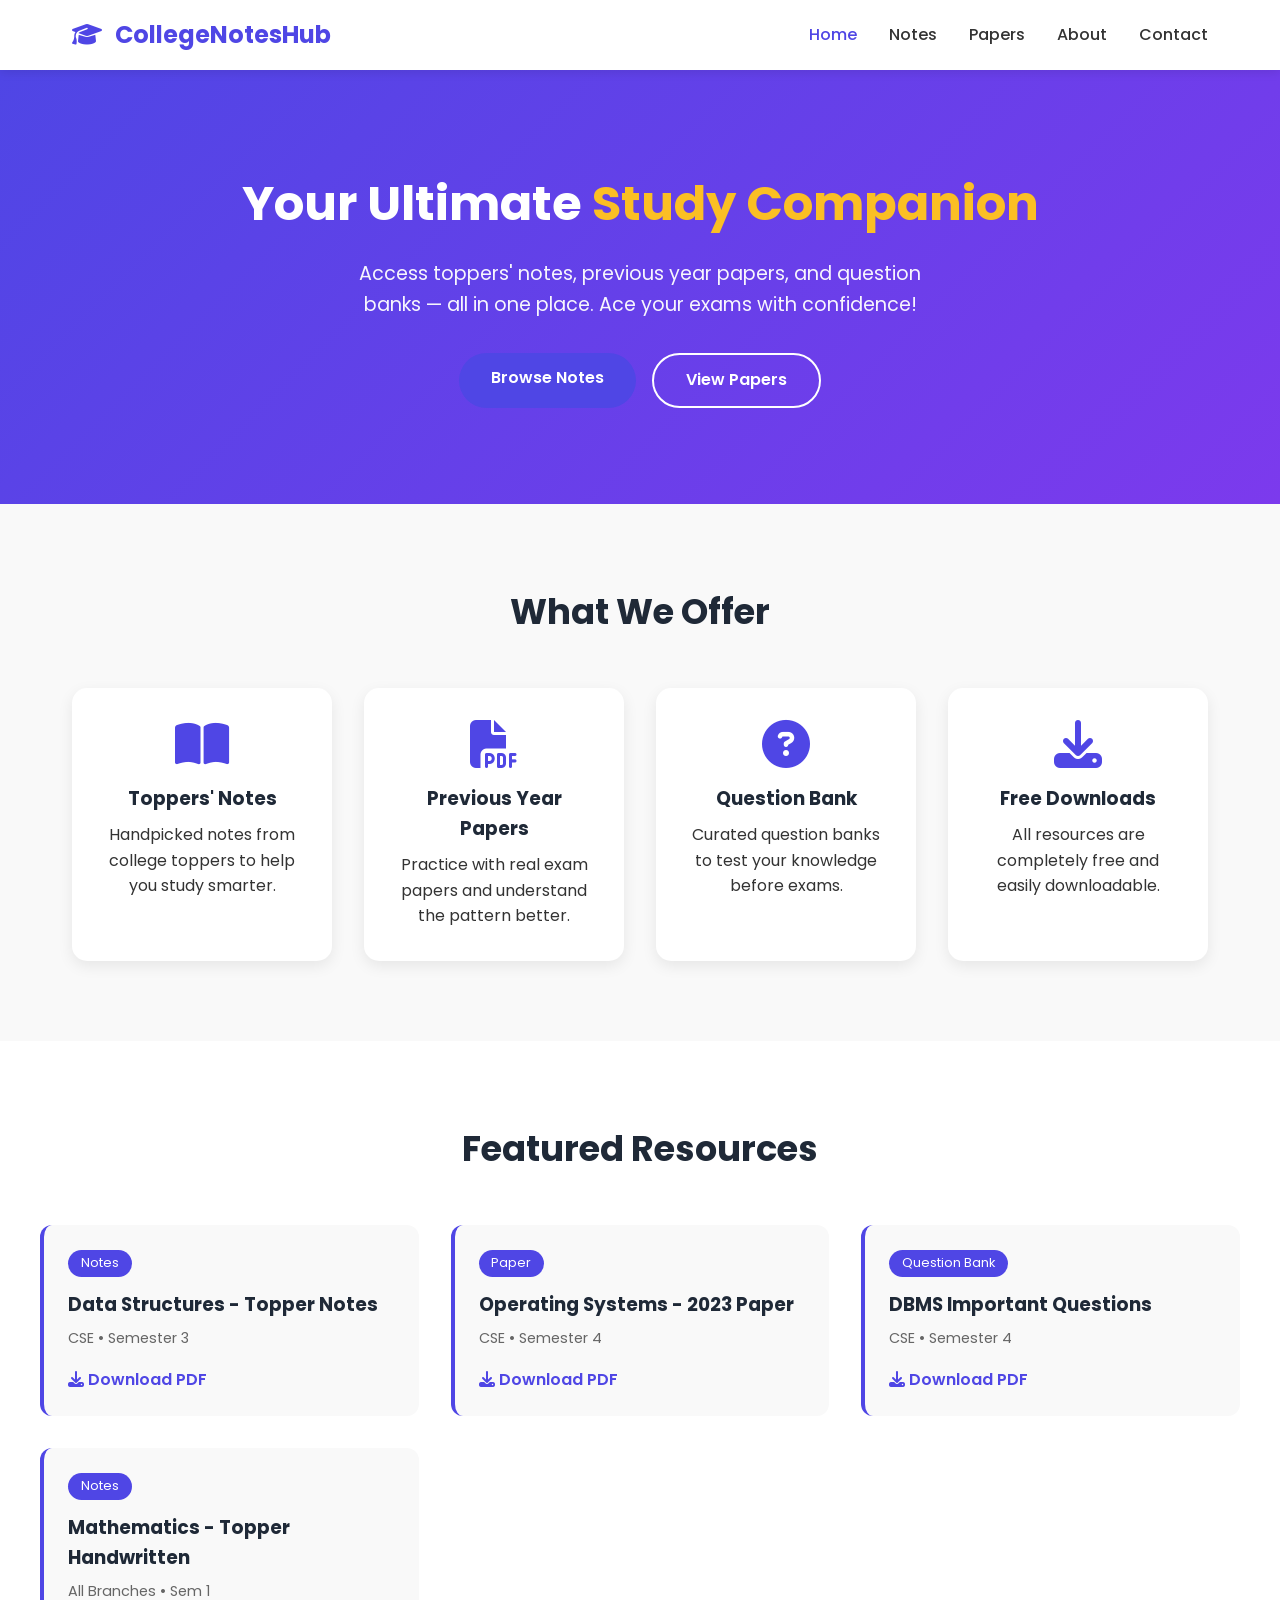
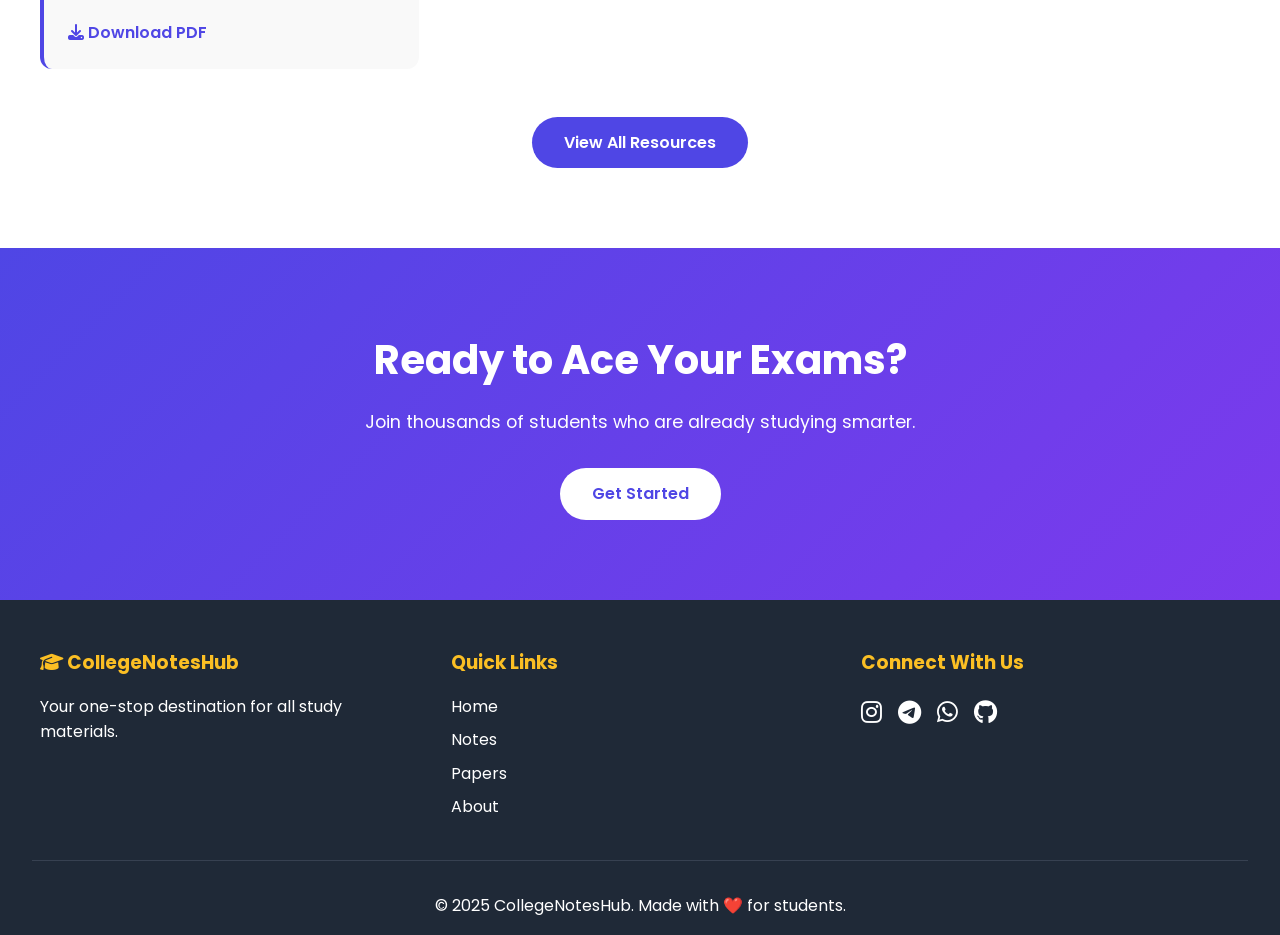
<file: index.html>
<!DOCTYPE html>
<html lang="en">
<head>
    <meta charset="UTF-8">
    <meta name="viewport" content="width=device-width, initial-scale=1.0">
    <title>CollegeNotesHub - Your Ultimate Study Companion</title>
    <link rel="stylesheet" href="css/style.css">
    <link rel="stylesheet" href="https://cdnjs.cloudflare.com/ajax/libs/font-awesome/6.4.0/css/all.min.css">
    <link href="https://fonts.googleapis.com/css2?family=Poppins:wght@300;400;500;600;700&display=swap" rel="stylesheet">
</head>
<body>

    <!-- Navigation Bar -->
    <nav class="navbar">
        <div class="nav-container">
            <a href="index.html" class="logo">
                <i class="fas fa-graduation-cap"></i> CollegeNotesHub
            </a>
            <ul class="nav-links" id="navLinks">
                <li><a href="index.html" class="active">Home</a></li>
                <li><a href="notes.html">Notes</a></li>
                <li><a href="papers.html">Papers</a></li>
                <li><a href="about.html">About</a></li>
                <li><a href="contact.html">Contact</a></li>
            </ul>
            <div class="hamburger" id="hamburger">
                <i class="fas fa-bars"></i>
            </div>
        </div>
    </nav>

    <!-- Hero Section -->
    <section class="hero">
        <div class="hero-content">
            <h1>Your Ultimate <span>Study Companion</span></h1>
            <p>Access toppers' notes, previous year papers, and question banks — all in one place. Ace your exams with confidence!</p>
            <div class="hero-buttons">
                <a href="notes.html" class="btn btn-primary">Browse Notes</a>
                <a href="papers.html" class="btn btn-secondary">View Papers</a>
            </div>
        </div>
    </section>

    <!-- Features Section -->
    <section class="features">
        <h2 class="section-title">What We Offer</h2>
        <div class="features-grid">
            <div class="feature-card">
                <i class="fas fa-book-open"></i>
                <h3>Toppers' Notes</h3>
                <p>Handpicked notes from college toppers to help you study smarter.</p>
            </div>
            <div class="feature-card">
                <i class="fas fa-file-pdf"></i>
                <h3>Previous Year Papers</h3>
                <p>Practice with real exam papers and understand the pattern better.</p>
            </div>
            <div class="feature-card">
                <i class="fas fa-question-circle"></i>
                <h3>Question Bank</h3>
                <p>Curated question banks to test your knowledge before exams.</p>
            </div>
            <div class="feature-card">
                <i class="fas fa-download"></i>
                <h3>Free Downloads</h3>
                <p>All resources are completely free and easily downloadable.</p>
            </div>
        </div>
    </section>

    <!-- Featured Resources -->
    <section class="featured">
        <h2 class="section-title">Featured Resources</h2>
        <div class="resources-grid" id="featuredGrid">
            <!-- Cards will load from JS -->
        </div>
        <div class="view-all">
            <a href="notes.html" class="btn btn-primary">View All Resources</a>
        </div>
    </section>

    <!-- CTA Section -->
    <section class="cta">
        <h2>Ready to Ace Your Exams?</h2>
        <p>Join thousands of students who are already studying smarter.</p>
        <a href="notes.html" class="btn btn-light">Get Started</a>
    </section>

    <!-- Footer -->
    <footer class="footer">
        <div class="footer-content">
            <div class="footer-section">
                <h3><i class="fas fa-graduation-cap"></i> CollegeNotesHub</h3>
                <p>Your one-stop destination for all study materials.</p>
            </div>
            <div class="footer-section">
                <h3>Quick Links</h3>
                <ul>
                    <li><a href="index.html">Home</a></li>
                    <li><a href="notes.html">Notes</a></li>
                    <li><a href="papers.html">Papers</a></li>
                    <li><a href="about.html">About</a></li>
                </ul>
            </div>
            <div class="footer-section">
                <h3>Connect With Us</h3>
                <div class="social-links">
                    <a href="#"><i class="fab fa-instagram"></i></a>
                    <a href="#"><i class="fab fa-telegram"></i></a>
                    <a href="#"><i class="fab fa-whatsapp"></i></a>
                    <a href="#"><i class="fab fa-github"></i></a>
                </div>
            </div>
        </div>
        <div class="footer-bottom">
            <p>&copy; 2025 CollegeNotesHub. Made with ❤️ for students.</p>
        </div>
    </footer>

    <script src="js/script.js"></script>
</body>
</html>
</file>
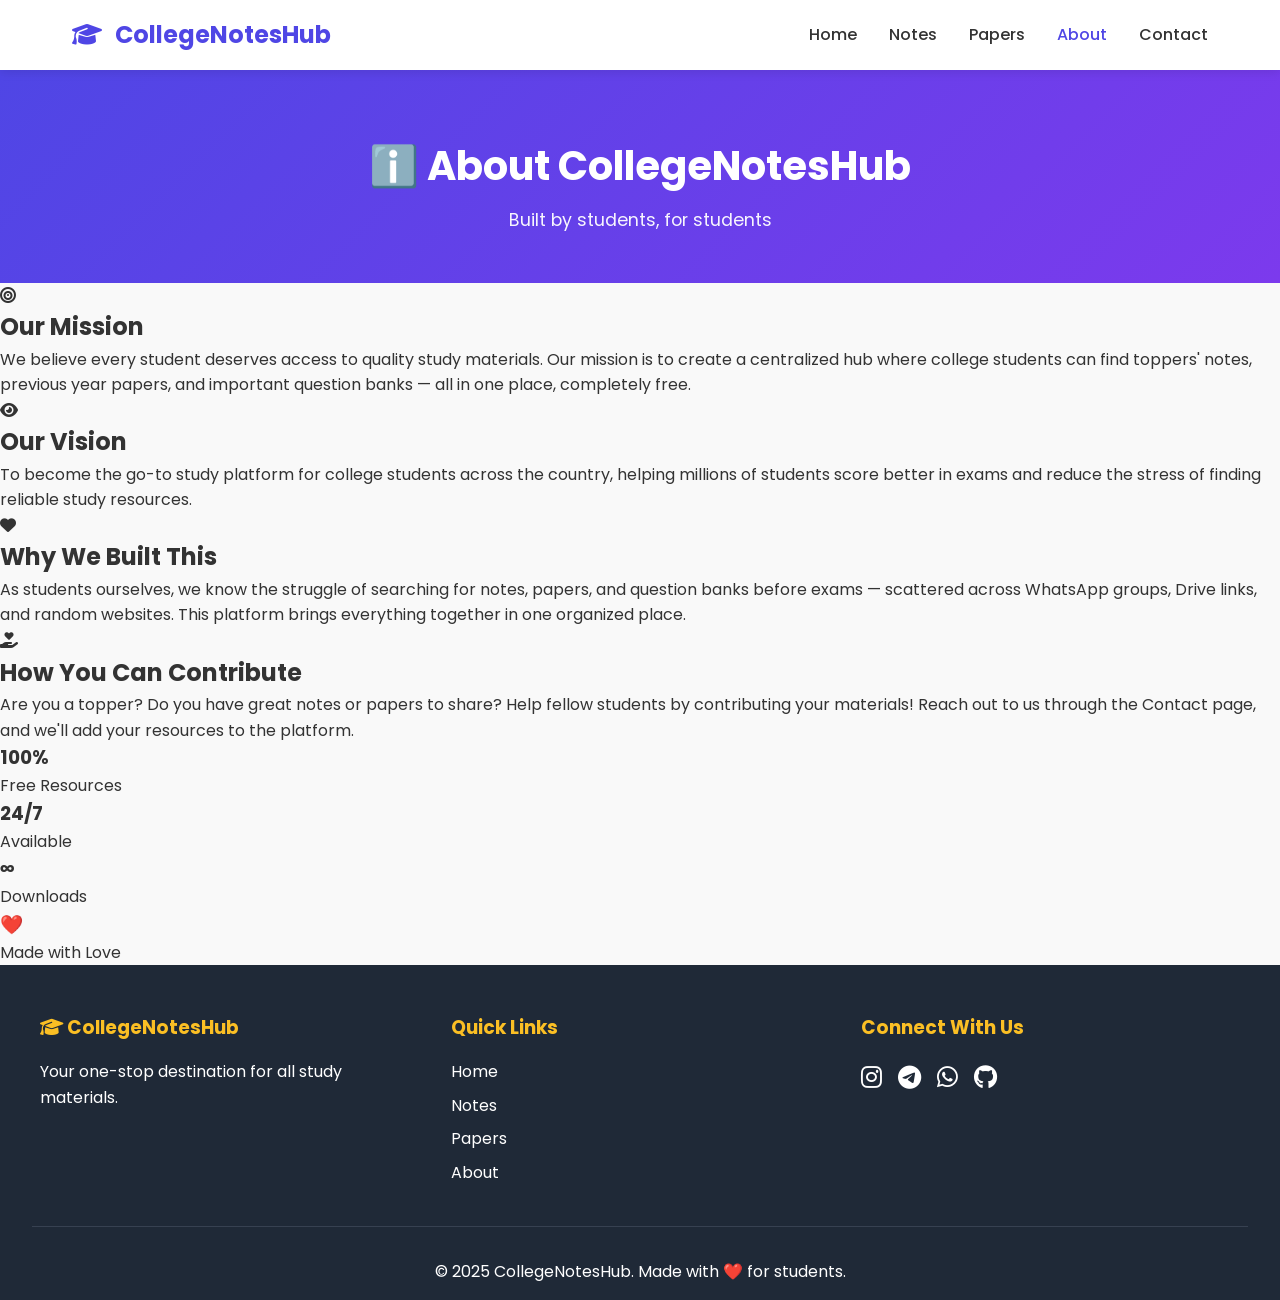
<file: about.html>
<!DOCTYPE html>
<html lang="en">
<head>
    <meta charset="UTF-8">
    <meta name="viewport" content="width=device-width, initial-scale=1.0">
    <title>About Us - CollegeNotesHub</title>
    <link rel="stylesheet" href="css/style.css">
    <link rel="stylesheet" href="https://cdnjs.cloudflare.com/ajax/libs/font-awesome/6.4.0/css/all.min.css">
    <link href="https://fonts.googleapis.com/css2?family=Poppins:wght@300;400;500;600;700&display=swap" rel="stylesheet">
</head>
<body>

    <!-- Navigation Bar -->
    <nav class="navbar">
        <div class="nav-container">
            <a href="index.html" class="logo">
                <i class="fas fa-graduation-cap"></i> CollegeNotesHub
            </a>
            <ul class="nav-links" id="navLinks">
                <li><a href="index.html">Home</a></li>
                <li><a href="notes.html">Notes</a></li>
                <li><a href="papers.html">Papers</a></li>
                <li><a href="about.html" class="active">About</a></li>
                <li><a href="contact.html">Contact</a></li>
            </ul>
            <div class="hamburger" id="hamburger">
                <i class="fas fa-bars"></i>
            </div>
        </div>
    </nav>

    <!-- About Hero -->
    <section class="page-header">
        <h1>ℹ️ About CollegeNotesHub</h1>
        <p>Built by students, for students</p>
    </section>

    <!-- About Content -->
    <section class="about-section">
        <div class="about-container">
            <div class="about-card">
                <div class="about-icon">
                    <i class="fas fa-bullseye"></i>
                </div>
                <h2>Our Mission</h2>
                <p>
                    We believe every student deserves access to quality study materials. 
                    Our mission is to create a centralized hub where college students can 
                    find toppers' notes, previous year papers, and important question banks 
                    — all in one place, completely free.
                </p>
            </div>

            <div class="about-card">
                <div class="about-icon">
                    <i class="fas fa-eye"></i>
                </div>
                <h2>Our Vision</h2>
                <p>
                    To become the go-to study platform for college students across the country, 
                    helping millions of students score better in exams and reduce the stress of 
                    finding reliable study resources.
                </p>
            </div>

            <div class="about-card">
                <div class="about-icon">
                    <i class="fas fa-heart"></i>
                </div>
                <h2>Why We Built This</h2>
                <p>
                    As students ourselves, we know the struggle of searching for notes, papers, 
                    and question banks before exams — scattered across WhatsApp groups, 
                    Drive links, and random websites. This platform brings everything together 
                    in one organized place.
                </p>
            </div>

            <div class="about-card">
                <div class="about-icon">
                    <i class="fas fa-hand-holding-heart"></i>
                </div>
                <h2>How You Can Contribute</h2>
                <p>
                    Are you a topper? Do you have great notes or papers to share? 
                    Help fellow students by contributing your materials! 
                    Reach out to us through the Contact page, and we'll add your 
                    resources to the platform.
                </p>
            </div>
        </div>

        <!-- Stats Section -->
        <div class="stats-section">
            <div class="stat-card">
                <h3>100%</h3>
                <p>Free Resources</p>
            </div>
            <div class="stat-card">
                <h3>24/7</h3>
                <p>Available</p>
            </div>
            <div class="stat-card">
                <h3>∞</h3>
                <p>Downloads</p>
            </div>
            <div class="stat-card">
                <h3>❤️</h3>
                <p>Made with Love</p>
            </div>
        </div>
    </section>

    <!-- Footer -->
    <footer class="footer">
        <div class="footer-content">
            <div class="footer-section">
                <h3><i class="fas fa-graduation-cap"></i> CollegeNotesHub</h3>
                <p>Your one-stop destination for all study materials.</p>
            </div>
            <div class="footer-section">
                <h3>Quick Links</h3>
                <ul>
                    <li><a href="index.html">Home</a></li>
                    <li><a href="notes.html">Notes</a></li>
                    <li><a href="papers.html">Papers</a></li>
                    <li><a href="about.html">About</a></li>
                </ul>
            </div>
            <div class="footer-section">
                <h3>Connect With Us</h3>
                <div class="social-links">
                    <a href="#"><i class="fab fa-instagram"></i></a>
                    <a href="#"><i class="fab fa-telegram"></i></a>
                    <a href="#"><i class="fab fa-whatsapp"></i></a>
                    <a href="#"><i class="fab fa-github"></i></a>
                </div>
            </div>
        </div>
        <div class="footer-bottom">
            <p>&copy; 2025 CollegeNotesHub. Made with ❤️ for students.</p>
        </div>
    </footer>

    <script src="js/script.js"></script>
</body>
</html>
</file>
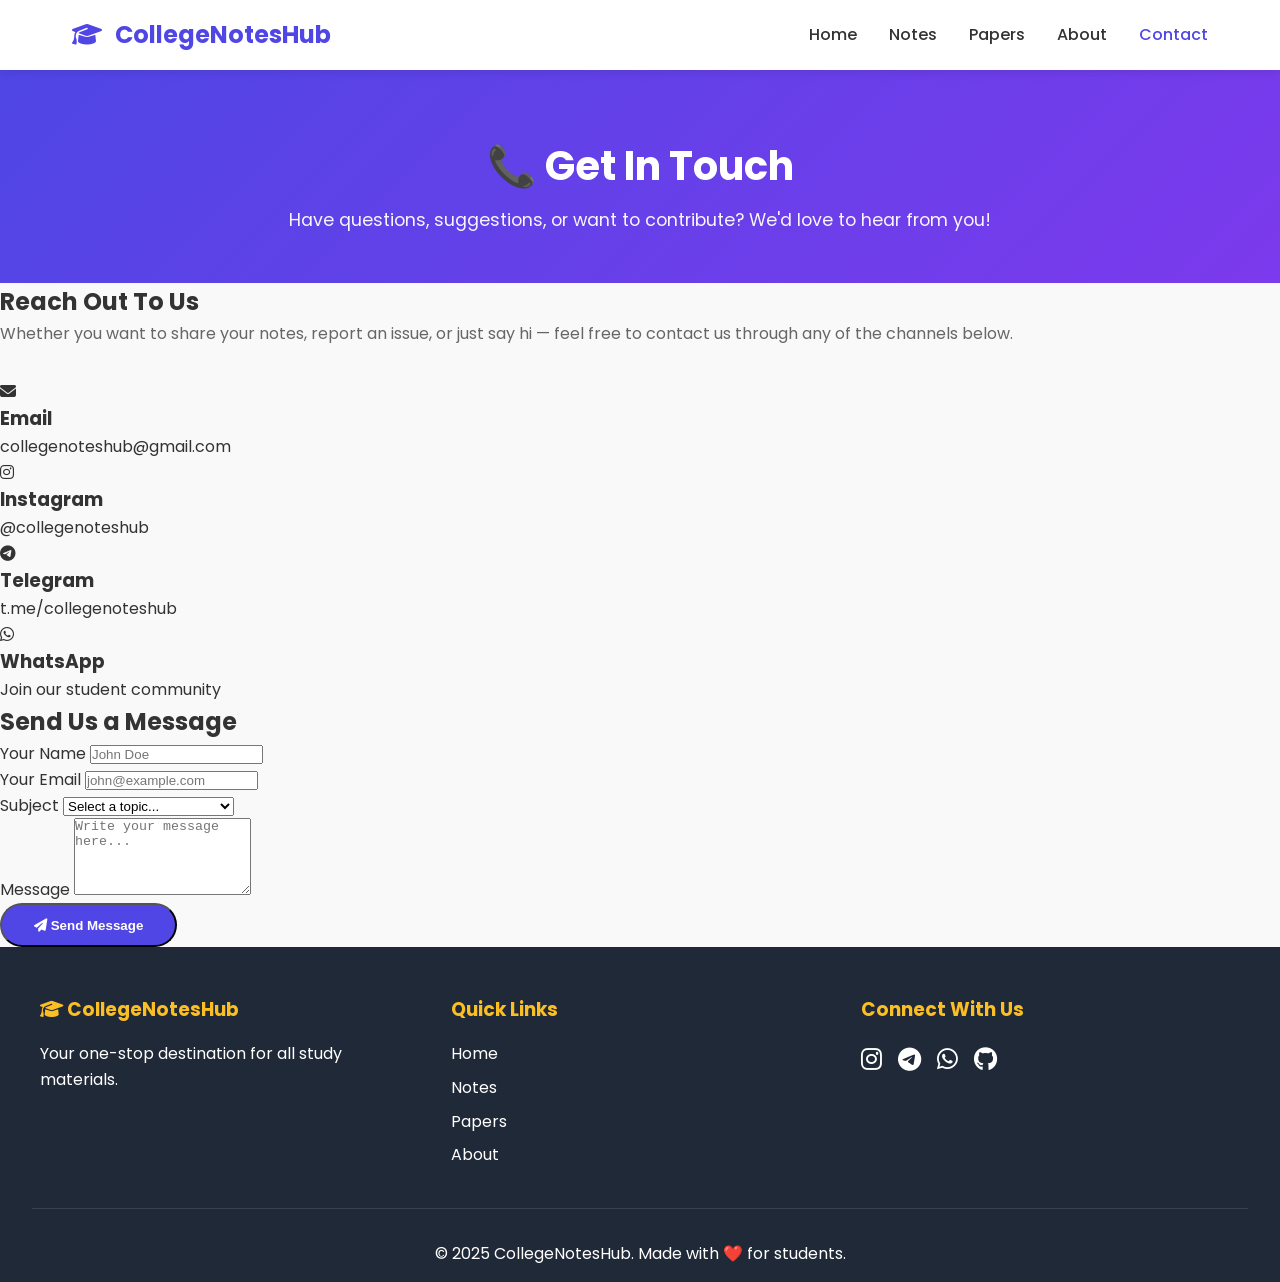
<file: contact.html>
<!DOCTYPE html>
<html lang="en">
<head>
    <meta charset="UTF-8">
    <meta name="viewport" content="width=device-width, initial-scale=1.0">
    <title>Contact Us - CollegeNotesHub</title>
    <link rel="stylesheet" href="css/style.css">
    <link rel="stylesheet" href="https://cdnjs.cloudflare.com/ajax/libs/font-awesome/6.4.0/css/all.min.css">
    <link href="https://fonts.googleapis.com/css2?family=Poppins:wght@300;400;500;600;700&display=swap" rel="stylesheet">
</head>
<body>

    <!-- Navigation Bar -->
    <nav class="navbar">
        <div class="nav-container">
            <a href="index.html" class="logo">
                <i class="fas fa-graduation-cap"></i> CollegeNotesHub
            </a>
            <ul class="nav-links" id="navLinks">
                <li><a href="index.html">Home</a></li>
                <li><a href="notes.html">Notes</a></li>
                <li><a href="papers.html">Papers</a></li>
                <li><a href="about.html">About</a></li>
                <li><a href="contact.html" class="active">Contact</a></li>
            </ul>
            <div class="hamburger" id="hamburger">
                <i class="fas fa-bars"></i>
            </div>
        </div>
    </nav>

    <!-- Contact Hero -->
    <section class="page-header">
        <h1>📞 Get In Touch</h1>
        <p>Have questions, suggestions, or want to contribute? We'd love to hear from you!</p>
    </section>

    <!-- Contact Content -->
    <section class="contact-section">
        <div class="contact-container">
            <!-- Contact Info -->
            <div class="contact-info">
                <h2>Reach Out To Us</h2>
                <p style="margin-bottom: 2rem; color: #666;">
                    Whether you want to share your notes, report an issue, or just say hi — 
                    feel free to contact us through any of the channels below.
                </p>

                <div class="contact-item">
                    <div class="contact-icon">
                        <i class="fas fa-envelope"></i>
                    </div>
                    <div>
                        <h3>Email</h3>
                        <p>collegenoteshub@gmail.com</p>
                    </div>
                </div>

                <div class="contact-item">
                    <div class="contact-icon">
                        <i class="fab fa-instagram"></i>
                    </div>
                    <div>
                        <h3>Instagram</h3>
                        <p>@collegenoteshub</p>
                    </div>
                </div>

                <div class="contact-item">
                    <div class="contact-icon">
                        <i class="fab fa-telegram"></i>
                    </div>
                    <div>
                        <h3>Telegram</h3>
                        <p>t.me/collegenoteshub</p>
                    </div>
                </div>

                <div class="contact-item">
                    <div class="contact-icon">
                        <i class="fab fa-whatsapp"></i>
                    </div>
                    <div>
                        <h3>WhatsApp</h3>
                        <p>Join our student community</p>
                    </div>
                </div>
            </div>

            <!-- Contact Form -->
            <div class="contact-form-wrapper">
                <h2>Send Us a Message</h2>
                <form id="contactForm" class="contact-form">
                    <div class="form-group">
                        <label for="name">Your Name</label>
                        <input type="text" id="name" placeholder="John Doe" required>
                    </div>

                    <div class="form-group">
                        <label for="email">Your Email</label>
                        <input type="email" id="email" placeholder="john@example.com" required>
                    </div>

                    <div class="form-group">
                        <label for="subject">Subject</label>
                        <select id="subject" required>
                            <option value="">Select a topic...</option>
                            <option value="contribute">I want to contribute notes</option>
                            <option value="issue">Report an issue</option>
                            <option value="suggestion">Suggestion / Feedback</option>
                            <option value="collaboration">Collaboration</option>
                            <option value="other">Other</option>
                        </select>
                    </div>

                    <div class="form-group">
                        <label for="message">Message</label>
                        <textarea id="message" rows="5" placeholder="Write your message here..." required></textarea>
                    </div>

                    <button type="submit" class="btn btn-primary">
                        <i class="fas fa-paper-plane"></i> Send Message
                    </button>
                </form>
                <p id="formMessage" class="form-message"></p>
            </div>
        </div>
    </section>

    <!-- Footer -->
    <footer class="footer">
        <div class="footer-content">
            <div class="footer-section">
                <h3><i class="fas fa-graduation-cap"></i> CollegeNotesHub</h3>
                <p>Your one-stop destination for all study materials.</p>
            </div>
            <div class="footer-section">
                <h3>Quick Links</h3>
                <ul>
                    <li><a href="index.html">Home</a></li>
                    <li><a href="notes.html">Notes</a></li>
                    <li><a href="papers.html">Papers</a></li>
                    <li><a href="about.html">About</a></li>
                </ul>
            </div>
            <div class="footer-section">
                <h3>Connect With Us</h3>
                <div class="social-links">
                    <a href="#"><i class="fab fa-instagram"></i></a>
                    <a href="#"><i class="fab fa-telegram"></i></a>
                    <a href="#"><i class="fab fa-whatsapp"></i></a>
                    <a href="#"><i class="fab fa-github"></i></a>
                </div>
            </div>
        </div>
        <div class="footer-bottom">
            <p>&copy; 2025 CollegeNotesHub. Made with ❤️ for students.</p>
        </div>
    </footer>

    <script src="js/script.js"></script>
</body>
</html>
</file>
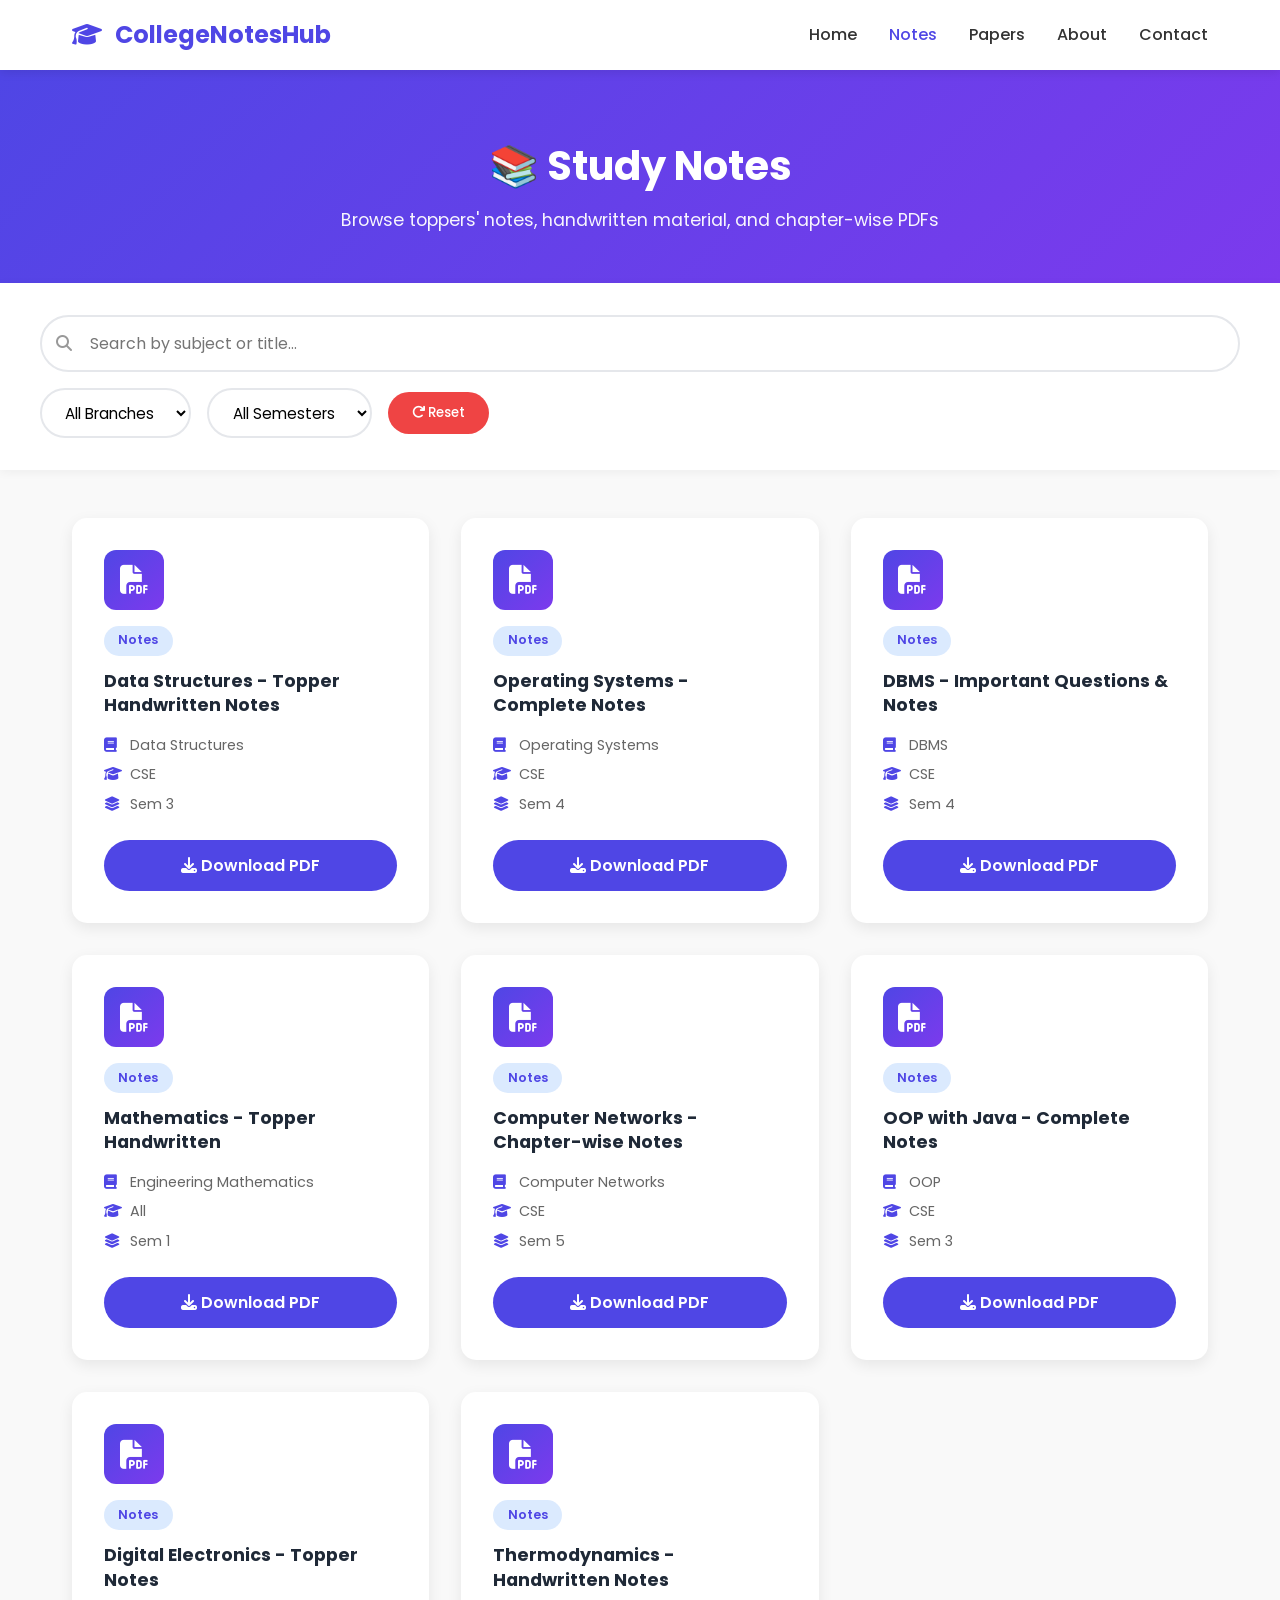
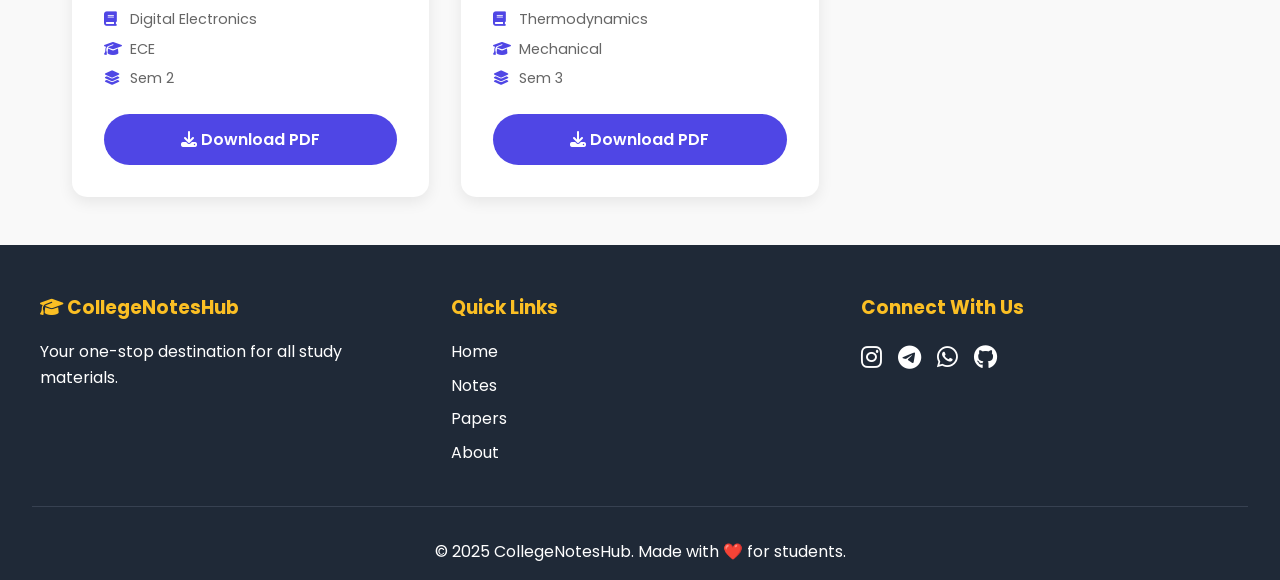
<file: notes.html>
<!DOCTYPE html>
<html lang="en">
<head>
    <meta charset="UTF-8">
    <meta name="viewport" content="width=device-width, initial-scale=1.0">
    <title>Notes - CollegeNotesHub</title>
    <link rel="stylesheet" href="css/style.css">
    <link rel="stylesheet" href="https://cdnjs.cloudflare.com/ajax/libs/font-awesome/6.4.0/css/all.min.css">
    <link href="https://fonts.googleapis.com/css2?family=Poppins:wght@300;400;500;600;700&display=swap" rel="stylesheet">
</head>
<body>

    <!-- Navigation Bar -->
    <nav class="navbar">
        <div class="nav-container">
            <a href="index.html" class="logo">
                <i class="fas fa-graduation-cap"></i> CollegeNotesHub
            </a>
            <ul class="nav-links" id="navLinks">
                <li><a href="index.html">Home</a></li>
                <li><a href="notes.html" class="active">Notes</a></li>
                <li><a href="papers.html">Papers</a></li>
                <li><a href="about.html">About</a></li>
                <li><a href="contact.html">Contact</a></li>
            </ul>
            <div class="hamburger" id="hamburger">
                <i class="fas fa-bars"></i>
            </div>
        </div>
    </nav>

    <!-- Page Header -->
    <section class="page-header">
        <h1>📚 Study Notes</h1>
        <p>Browse toppers' notes, handwritten material, and chapter-wise PDFs</p>
    </section>

    <!-- Search & Filters -->
    <section class="search-section">
        <div class="search-container">
            <div class="search-bar">
                <i class="fas fa-search"></i>
                <input type="text" id="searchInput" placeholder="Search by subject or title...">
            </div>

            <div class="filters">
                <select id="branchFilter">
                    <option value="all">All Branches</option>
                    <option value="CSE">CSE</option>
                    <option value="ECE">ECE</option>
                    <option value="Mechanical">Mechanical</option>
                    <option value="Civil">Civil</option>
                </select>

                <select id="semesterFilter">
                    <option value="all">All Semesters</option>
                    <option value="1">Semester 1</option>
                    <option value="2">Semester 2</option>
                    <option value="3">Semester 3</option>
                    <option value="4">Semester 4</option>
                    <option value="5">Semester 5</option>
                    <option value="6">Semester 6</option>
                </select>

                <button id="resetBtn" class="btn-reset">
                    <i class="fas fa-redo"></i> Reset
                </button>
            </div>
        </div>
    </section>

    <!-- Notes Grid -->
    <section class="notes-grid-section">
        <div class="notes-grid" id="notesGrid">
            <!-- Notes cards will load here from JavaScript -->
        </div>
        <p id="noResults" class="no-results" style="display: none;">
            😔 No notes found. Try different filters.
        </p>
    </section>

    <!-- Footer -->
    <footer class="footer">
        <div class="footer-content">
            <div class="footer-section">
                <h3><i class="fas fa-graduation-cap"></i> CollegeNotesHub</h3>
                <p>Your one-stop destination for all study materials.</p>
            </div>
            <div class="footer-section">
                <h3>Quick Links</h3>
                <ul>
                    <li><a href="index.html">Home</a></li>
                    <li><a href="notes.html">Notes</a></li>
                    <li><a href="papers.html">Papers</a></li>
                    <li><a href="about.html">About</a></li>
                </ul>
            </div>
            <div class="footer-section">
                <h3>Connect With Us</h3>
                <div class="social-links">
                    <a href="#"><i class="fab fa-instagram"></i></a>
                    <a href="#"><i class="fab fa-telegram"></i></a>
                    <a href="#"><i class="fab fa-whatsapp"></i></a>
                    <a href="#"><i class="fab fa-github"></i></a>
                </div>
            </div>
        </div>
        <div class="footer-bottom">
            <p>&copy; 2025 CollegeNotesHub. Made with ❤️ for students.</p>
        </div>
    </footer>

    <script src="js/notes.js"></script>
</body>
</html>
</file>
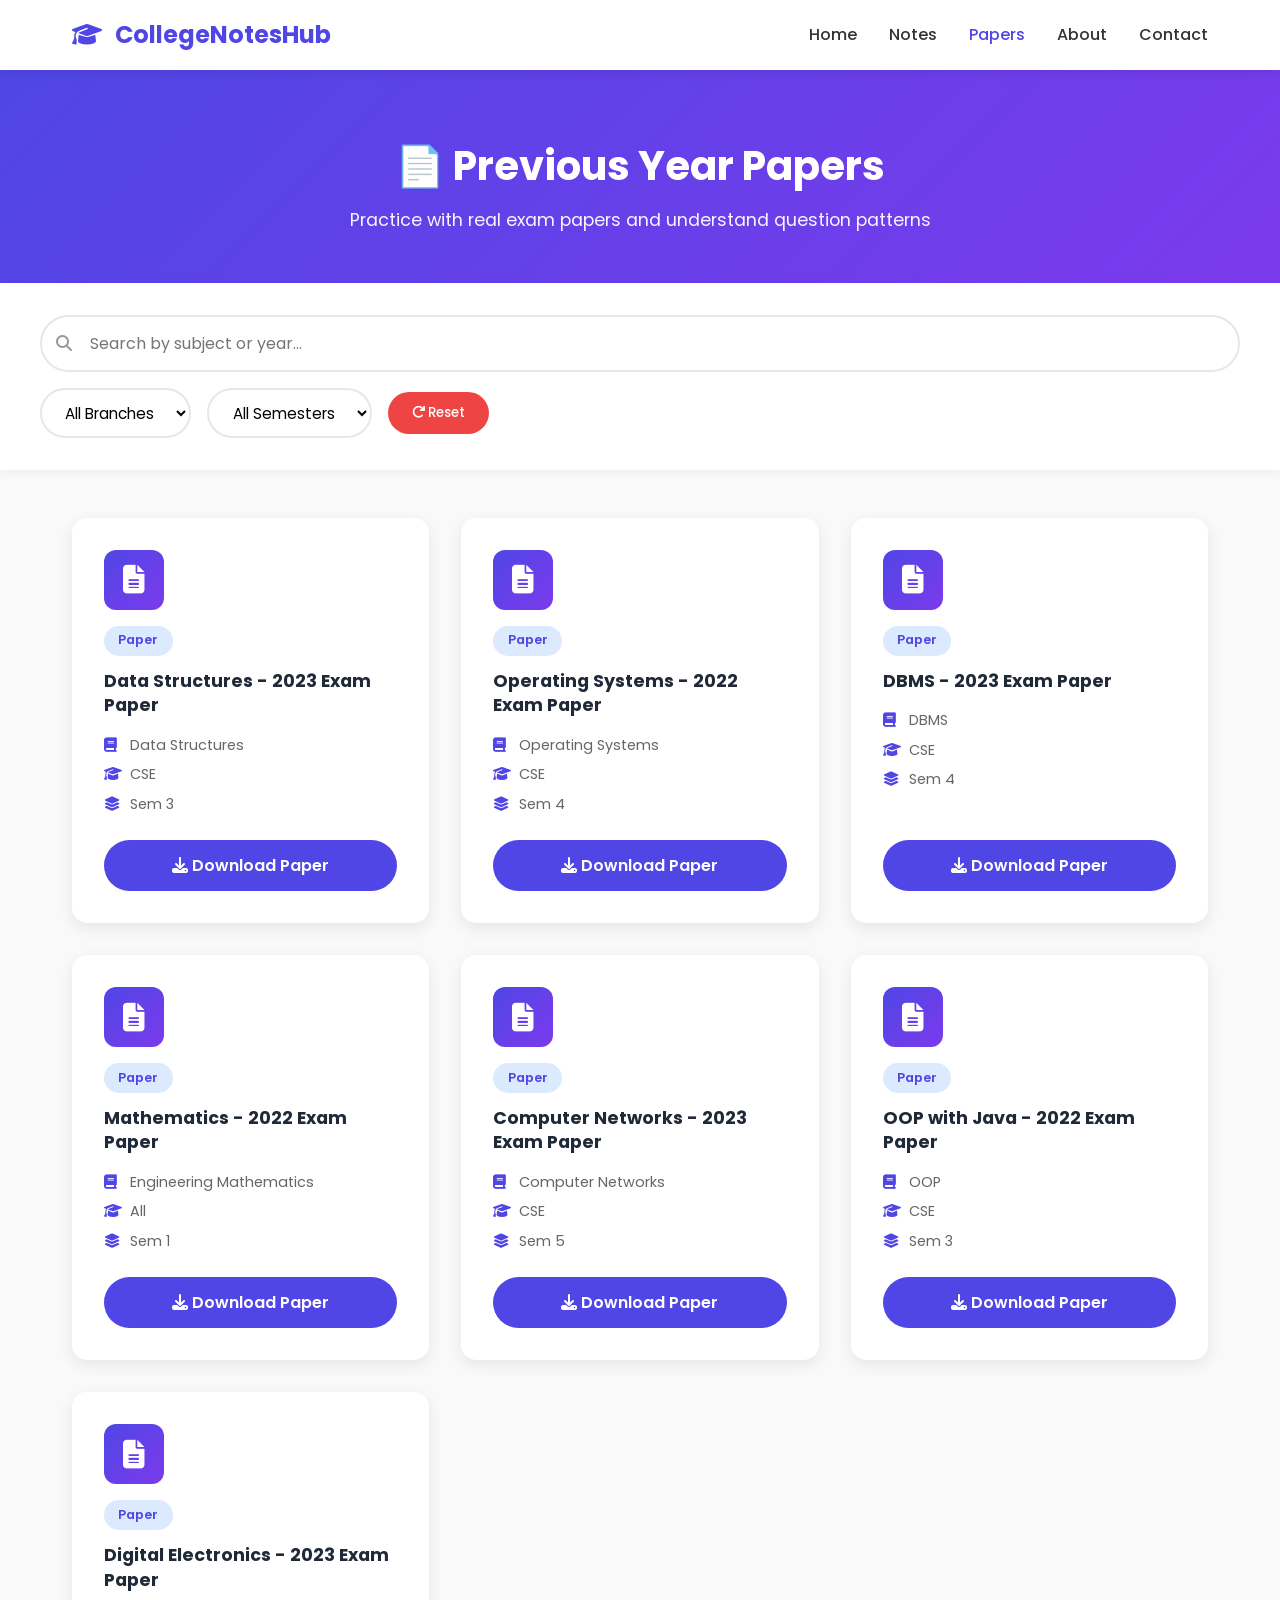
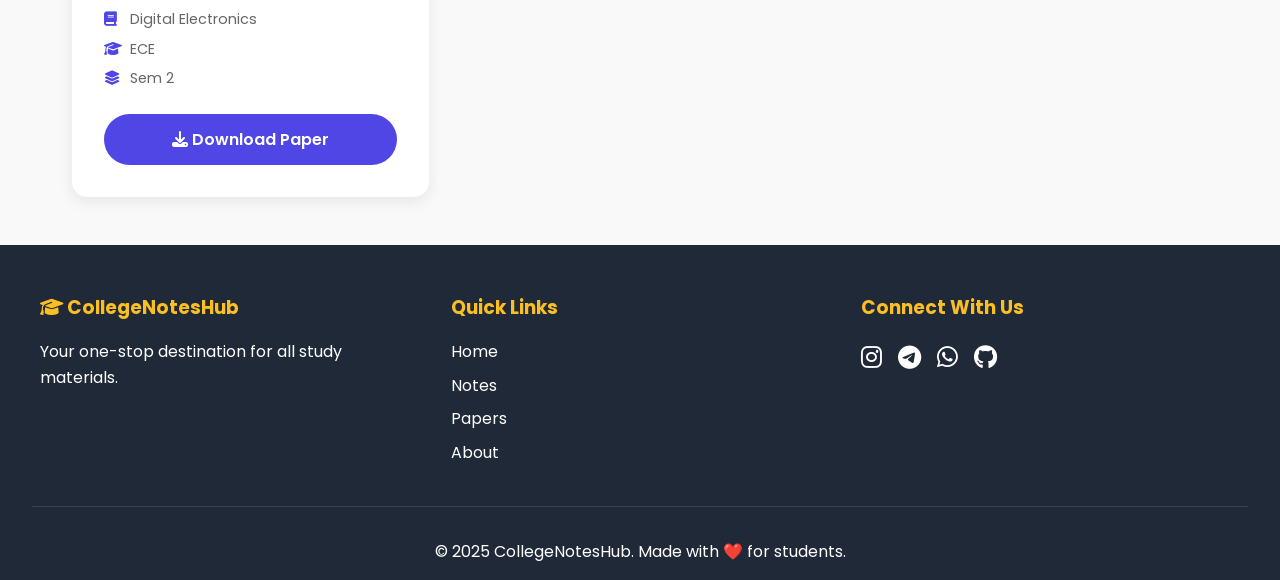
<file: papers.html>
<!DOCTYPE html>
<html lang="en">
<head>
    <meta charset="UTF-8">
    <meta name="viewport" content="width=device-width, initial-scale=1.0">
    <title>Previous Year Papers - CollegeNotesHub</title>
    <link rel="stylesheet" href="css/style.css">
    <link rel="stylesheet" href="https://cdnjs.cloudflare.com/ajax/libs/font-awesome/6.4.0/css/all.min.css">
    <link href="https://fonts.googleapis.com/css2?family=Poppins:wght@300;400;500;600;700&display=swap" rel="stylesheet">
</head>
<body>

    <!-- Navigation Bar -->
    <nav class="navbar">
        <div class="nav-container">
            <a href="index.html" class="logo">
                <i class="fas fa-graduation-cap"></i> CollegeNotesHub
            </a>
            <ul class="nav-links" id="navLinks">
                <li><a href="index.html">Home</a></li>
                <li><a href="notes.html">Notes</a></li>
                <li><a href="papers.html" class="active">Papers</a></li>
                <li><a href="about.html">About</a></li>
                <li><a href="contact.html">Contact</a></li>
            </ul>
            <div class="hamburger" id="hamburger">
                <i class="fas fa-bars"></i>
            </div>
        </div>
    </nav>

    <!-- Page Header -->
    <section class="page-header">
        <h1>📄 Previous Year Papers</h1>
        <p>Practice with real exam papers and understand question patterns</p>
    </section>

    <!-- Search & Filters -->
    <section class="search-section">
        <div class="search-container">
            <div class="search-bar">
                <i class="fas fa-search"></i>
                <input type="text" id="searchInput" placeholder="Search by subject or year...">
            </div>

            <div class="filters">
                <select id="branchFilter">
                    <option value="all">All Branches</option>
                    <option value="CSE">CSE</option>
                    <option value="ECE">ECE</option>
                    <option value="Mechanical">Mechanical</option>
                    <option value="Civil">Civil</option>
                </select>

                <select id="semesterFilter">
                    <option value="all">All Semesters</option>
                    <option value="1">Semester 1</option>
                    <option value="2">Semester 2</option>
                    <option value="3">Semester 3</option>
                    <option value="4">Semester 4</option>
                    <option value="5">Semester 5</option>
                    <option value="6">Semester 6</option>
                </select>

                <button id="resetBtn" class="btn-reset">
                    <i class="fas fa-redo"></i> Reset
                </button>
            </div>
        </div>
    </section>

    <!-- Papers Grid -->
    <section class="notes-grid-section">
        <div class="notes-grid" id="papersGrid">
            <!-- Paper cards will load here from JavaScript -->
        </div>
        <p id="noResults" class="no-results" style="display: none;">
            😔 No papers found. Try different filters.
        </p>
    </section>

    <!-- Footer -->
    <footer class="footer">
        <div class="footer-content">
            <div class="footer-section">
                <h3><i class="fas fa-graduation-cap"></i> CollegeNotesHub</h3>
                <p>Your one-stop destination for all study materials.</p>
            </div>
            <div class="footer-section">
                <h3>Quick Links</h3>
                <ul>
                    <li><a href="index.html">Home</a></li>
                    <li><a href="notes.html">Notes</a></li>
                    <li><a href="papers.html">Papers</a></li>
                    <li><a href="about.html">About</a></li>
                </ul>
            </div>
            <div class="footer-section">
                <h3>Connect With Us</h3>
                <div class="social-links">
                    <a href="#"><i class="fab fa-instagram"></i></a>
                    <a href="#"><i class="fab fa-telegram"></i></a>
                    <a href="#"><i class="fab fa-whatsapp"></i></a>
                    <a href="#"><i class="fab fa-github"></i></a>
                </div>
            </div>
        </div>
        <div class="footer-bottom">
            <p>&copy; 2025 CollegeNotesHub. Made with ❤️ for students.</p>
        </div>
    </footer>

    <script src="js/papers.js"></script>
</body>
</html>
</file>
<file: css/style.css>
/* ===== Global Reset ===== */
* {
    margin: 0;
    padding: 0;
    box-sizing: border-box;
}

body {
    font-family: 'Poppins', sans-serif;
    line-height: 1.6;
    color: #333;
    background: #f9f9f9;
}

a {
    text-decoration: none;
    color: inherit;
}

ul {
    list-style: none;
}

/* ===== Navbar ===== */
.navbar {
    background: #fff;
    box-shadow: 0 2px 10px rgba(0,0,0,0.1);
    position: sticky;
    top: 0;
    z-index: 1000;
}

.nav-container {
    max-width: 1200px;
    margin: 0 auto;
    padding: 1rem 2rem;
    display: flex;
    justify-content: space-between;
    align-items: center;
}

.logo {
    font-size: 1.5rem;
    font-weight: 700;
    color: #4f46e5;
}

.logo i {
    margin-right: 8px;
}

.nav-links {
    display: flex;
    gap: 2rem;
}

.nav-links a {
    color: #333;
    font-weight: 500;
    transition: color 0.3s;
}

.nav-links a:hover,
.nav-links a.active {
    color: #4f46e5;
}

.hamburger {
    display: none;
    font-size: 1.5rem;
    cursor: pointer;
}

/* ===== Hero Section ===== */
.hero {
    background: linear-gradient(135deg, #4f46e5 0%, #7c3aed 100%);
    color: white;
    padding: 6rem 2rem;
    text-align: center;
}

.hero-content h1 {
    font-size: 3rem;
    margin-bottom: 1rem;
    font-weight: 700;
}

.hero-content h1 span {
    color: #fbbf24;
}

.hero-content p {
    font-size: 1.2rem;
    max-width: 600px;
    margin: 0 auto 2rem;
    opacity: 0.95;
}

.hero-buttons {
    display: flex;
    gap: 1rem;
    justify-content: center;
    flex-wrap: wrap;
}

/* ===== Buttons ===== */
.btn {
    display: inline-block;
    padding: 0.8rem 2rem;
    border-radius: 30px;
    font-weight: 600;
    transition: transform 0.3s, box-shadow 0.3s;
    cursor: pointer;
}

.btn:hover {
    transform: translateY(-2px);
    box-shadow: 0 5px 15px rgba(0,0,0,0.2);
}

.btn-primary {
    background: #4f46e5;
    color: white;
}

.btn-secondary {
    background: transparent;
    color: white;
    border: 2px solid white;
}

.btn-light {
    background: white;
    color: #4f46e5;
}

/* ===== Section Title ===== */
.section-title {
    text-align: center;
    font-size: 2.2rem;
    margin-bottom: 3rem;
    color: #1f2937;
}

/* ===== Features Section ===== */
.features {
    padding: 5rem 2rem;
    max-width: 1200px;
    margin: 0 auto;
}

.features-grid {
    display: grid;
    grid-template-columns: repeat(auto-fit, minmax(250px, 1fr));
    gap: 2rem;
}

.feature-card {
    background: white;
    padding: 2rem;
    border-radius: 15px;
    text-align: center;
    box-shadow: 0 5px 15px rgba(0,0,0,0.08);
    transition: transform 0.3s;
}

.feature-card:hover {
    transform: translateY(-5px);
}

.feature-card i {
    font-size: 3rem;
    color: #4f46e5;
    margin-bottom: 1rem;
}

.feature-card h3 {
    margin-bottom: 0.5rem;
    color: #1f2937;
}

/* ===== Featured Resources ===== */
.featured {
    padding: 5rem 2rem;
    background: #fff;
}

.resources-grid {
    max-width: 1200px;
    margin: 0 auto;
    display: grid;
    grid-template-columns: repeat(auto-fit, minmax(280px, 1fr));
    gap: 2rem;
}

.resource-card {
    background: #f9f9f9;
    padding: 1.5rem;
    border-radius: 12px;
    border-left: 4px solid #4f46e5;
    transition: transform 0.3s;
}

.resource-card:hover {
    transform: translateY(-3px);
}

.resource-card .tag {
    display: inline-block;
    background: #4f46e5;
    color: white;
    padding: 0.2rem 0.8rem;
    border-radius: 20px;
    font-size: 0.8rem;
    margin-bottom: 0.8rem;
}

.resource-card h3 {
    margin-bottom: 0.5rem;
    color: #1f2937;
}

.resource-card p {
    font-size: 0.9rem;
    color: #666;
    margin-bottom: 1rem;
}

.resource-card a {
    color: #4f46e5;
    font-weight: 600;
}

.view-all {
    text-align: center;
    margin-top: 3rem;
}

/* ===== CTA Section ===== */
.cta {
    background: linear-gradient(135deg, #4f46e5 0%, #7c3aed 100%);
    color: white;
    text-align: center;
    padding: 5rem 2rem;
}

.cta h2 {
    font-size: 2.5rem;
    margin-bottom: 1rem;
}

.cta p {
    font-size: 1.1rem;
    margin-bottom: 2rem;
}

/* ===== Footer ===== */
.footer {
    background: #1f2937;
    color: #fff;
    padding: 3rem 2rem 1rem;
}

.footer-content {
    max-width: 1200px;
    margin: 0 auto;
    display: grid;
    grid-template-columns: repeat(auto-fit, minmax(250px, 1fr));
    gap: 2rem;
    margin-bottom: 2rem;
}

.footer-section h3 {
    margin-bottom: 1rem;
    color: #fbbf24;
}

.footer-section ul li {
    margin-bottom: 0.5rem;
}

.footer-section a:hover {
    color: #fbbf24;
}

.social-links {
    display: flex;
    gap: 1rem;
    font-size: 1.5rem;
}

.social-links a {
    color: white;
    transition: color 0.3s;
}

.social-links a:hover {
    color: #fbbf24;
}

.footer-bottom {
    text-align: center;
    padding-top: 2rem;
    border-top: 1px solid #374151;
}

/* ===== Responsive ===== */
@media (max-width: 768px) {
    .nav-links {
        display: none;
        position: absolute;
        top: 100%;
        left: 0;
        right: 0;
        background: white;
        flex-direction: column;
        padding: 1rem;
        box-shadow: 0 5px 15px rgba(0,0,0,0.1);
    }

    .nav-links.active {
        display: flex;
    }

    .hamburger {
        display: block;
    }

    .hero-content h1 {
        font-size: 2rem;
    }

    .hero-content p {
        font-size: 1rem;
    }
}
/* ===== Page Header ===== */
.page-header {
    background: linear-gradient(135deg, #4f46e5 0%, #7c3aed 100%);
    color: white;
    padding: 4rem 2rem 3rem;
    text-align: center;
}

.page-header h1 {
    font-size: 2.5rem;
    margin-bottom: 0.5rem;
}

.page-header p {
    font-size: 1.1rem;
    opacity: 0.95;
}

/* ===== Search Section ===== */
.search-section {
    background: white;
    padding: 2rem;
    box-shadow: 0 2px 10px rgba(0,0,0,0.05);
    position: sticky;
    top: 70px;
    z-index: 100;
}

.search-container {
    max-width: 1200px;
    margin: 0 auto;
    display: flex;
    flex-direction: column;
    gap: 1rem;
}

.search-bar {
    position: relative;
    width: 100%;
}

.search-bar i {
    position: absolute;
    left: 1rem;
    top: 50%;
    transform: translateY(-50%);
    color: #999;
}

.search-bar input {
    width: 100%;
    padding: 0.9rem 1rem 0.9rem 3rem;
    border: 2px solid #e5e7eb;
    border-radius: 30px;
    font-size: 1rem;
    font-family: 'Poppins', sans-serif;
    transition: border-color 0.3s;
}

.search-bar input:focus {
    outline: none;
    border-color: #4f46e5;
}

.filters {
    display: flex;
    gap: 1rem;
    flex-wrap: wrap;
    align-items: center;
}

.filters select {
    padding: 0.7rem 1.2rem;
    border: 2px solid #e5e7eb;
    border-radius: 25px;
    font-family: 'Poppins', sans-serif;
    font-size: 0.95rem;
    cursor: pointer;
    background: white;
    transition: border-color 0.3s;
}

.filters select:focus {
    outline: none;
    border-color: #4f46e5;
}

.btn-reset {
    padding: 0.7rem 1.5rem;
    background: #ef4444;
    color: white;
    border: none;
    border-radius: 25px;
    font-family: 'Poppins', sans-serif;
    font-weight: 500;
    cursor: pointer;
    transition: background 0.3s;
}

.btn-reset:hover {
    background: #dc2626;
}

/* ===== Notes Grid ===== */
.notes-grid-section {
    padding: 3rem 2rem;
    max-width: 1200px;
    margin: 0 auto;
    min-height: 400px;
}

.notes-grid {
    display: grid;
    grid-template-columns: repeat(auto-fit, minmax(280px, 1fr));
    gap: 2rem;
}

.note-card {
    background: white;
    padding: 2rem;
    border-radius: 15px;
    box-shadow: 0 5px 15px rgba(0,0,0,0.08);
    transition: transform 0.3s, box-shadow 0.3s;
    display: flex;
    flex-direction: column;
}

.note-card:hover {
    transform: translateY(-5px);
    box-shadow: 0 10px 25px rgba(0,0,0,0.12);
}

.note-icon {
    width: 60px;
    height: 60px;
    background: linear-gradient(135deg, #4f46e5 0%, #7c3aed 100%);
    border-radius: 12px;
    display: flex;
    align-items: center;
    justify-content: center;
    color: white;
    font-size: 1.8rem;
    margin-bottom: 1rem;
}

.note-tag {
    display: inline-block;
    background: #dbeafe;
    color: #4f46e5;
    padding: 0.3rem 0.9rem;
    border-radius: 20px;
    font-size: 0.8rem;
    font-weight: 600;
    margin-bottom: 0.8rem;
    align-self: flex-start;
}

.note-card h3 {
    color: #1f2937;
    margin-bottom: 1rem;
    font-size: 1.1rem;
    line-height: 1.4;
}

.note-meta {
    display: flex;
    flex-direction: column;
    gap: 0.4rem;
    margin-bottom: 1.5rem;
    font-size: 0.9rem;
    color: #666;
}

.note-meta i {
    color: #4f46e5;
    margin-right: 6px;
    width: 16px;
}

.download-btn {
    margin-top: auto;
    text-align: center;
    width: 100%;
}

.no-results {
    text-align: center;
    font-size: 1.2rem;
    color: #666;
    padding: 3rem 1rem;
}

/* ===== Responsive for Search ===== */
@media (max-width: 768px) {
    .filters {
        flex-direction: column;
        align-items: stretch;
    }

    .filters select,
    .btn-reset {
        width: 100%;
    }

    .page-header h1 {
        font-size: 1.8rem;
    }

    .search-section {
        position: static;
    }
}
</file>
